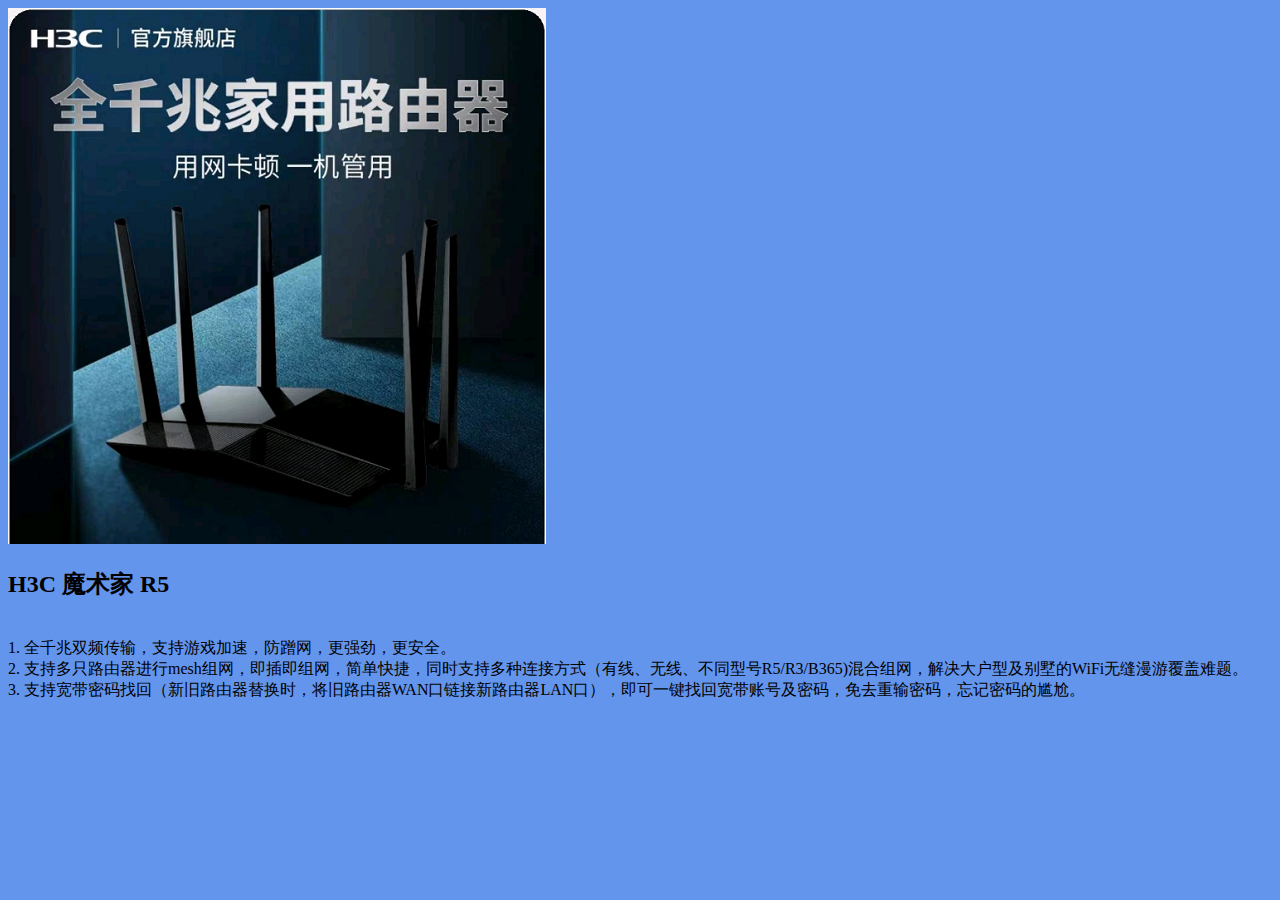
<file: js/H3C.html>
<!DOCTYPE html>
<html>
	<head>
		<meta charset="utf-8">
		<title>H3C 魔术家 R5详细介绍</title>
	</head>
	<style type="text/css">
		body{background-color: #6495ED;}
	</style>
	<body>
		<img src="../img/1589871581(1).png"onclick="clickme()" >
		<div id="demo">
			<h2>H3C 魔术家 R5</h2>
			<br>1.
			全千兆双频传输，支持游戏加速，防蹭网，更强劲，更安全。
			<br>2.
			支持多只路由器进行mesh组网，即插即组网，简单快捷，同时支持多种连接方式（有线、无线、不同型号R5/R3/B365)混合组网，解决大户型及别墅的WiFi无缝漫游覆盖难题。
			<br>3.
			支持宽带密码找回（新旧路由器替换时，将旧路由器WAN口链接新路由器LAN口），即可一键找回宽带账号及密码，免去重输密码，忘记密码的尴尬。
			<br>
		</div>
		</script>
	</body>
</html>
</file>
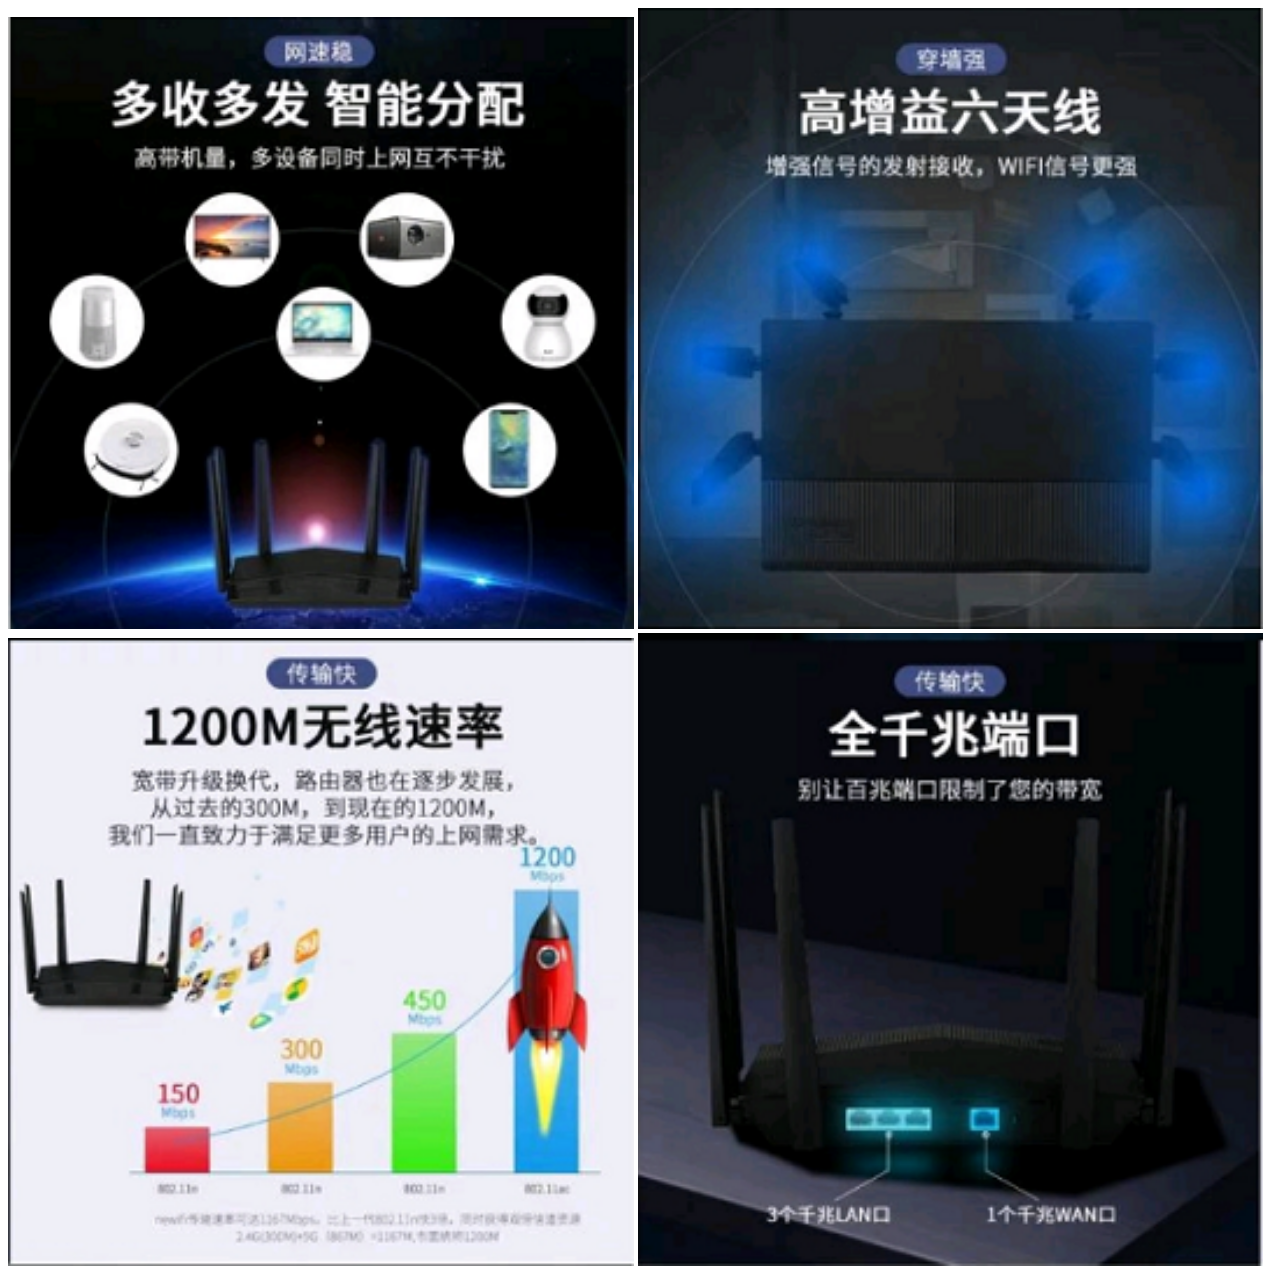
<file: js/照片.html>
<!DOCTYPE html>
<html>
	<head>
		<meta charset="utf-8">
		<title></title>
		<link rel="stylesheet" type="text/css" href="picture.css"/>
	</head>
	
	
	<body>
		<img src="../img/图片1.png">
		<img src="../img/图片2.png">
		<img src="../img/图片3.png">
		<img src="../img/图片4.png">
	</body>
</html>
</file>
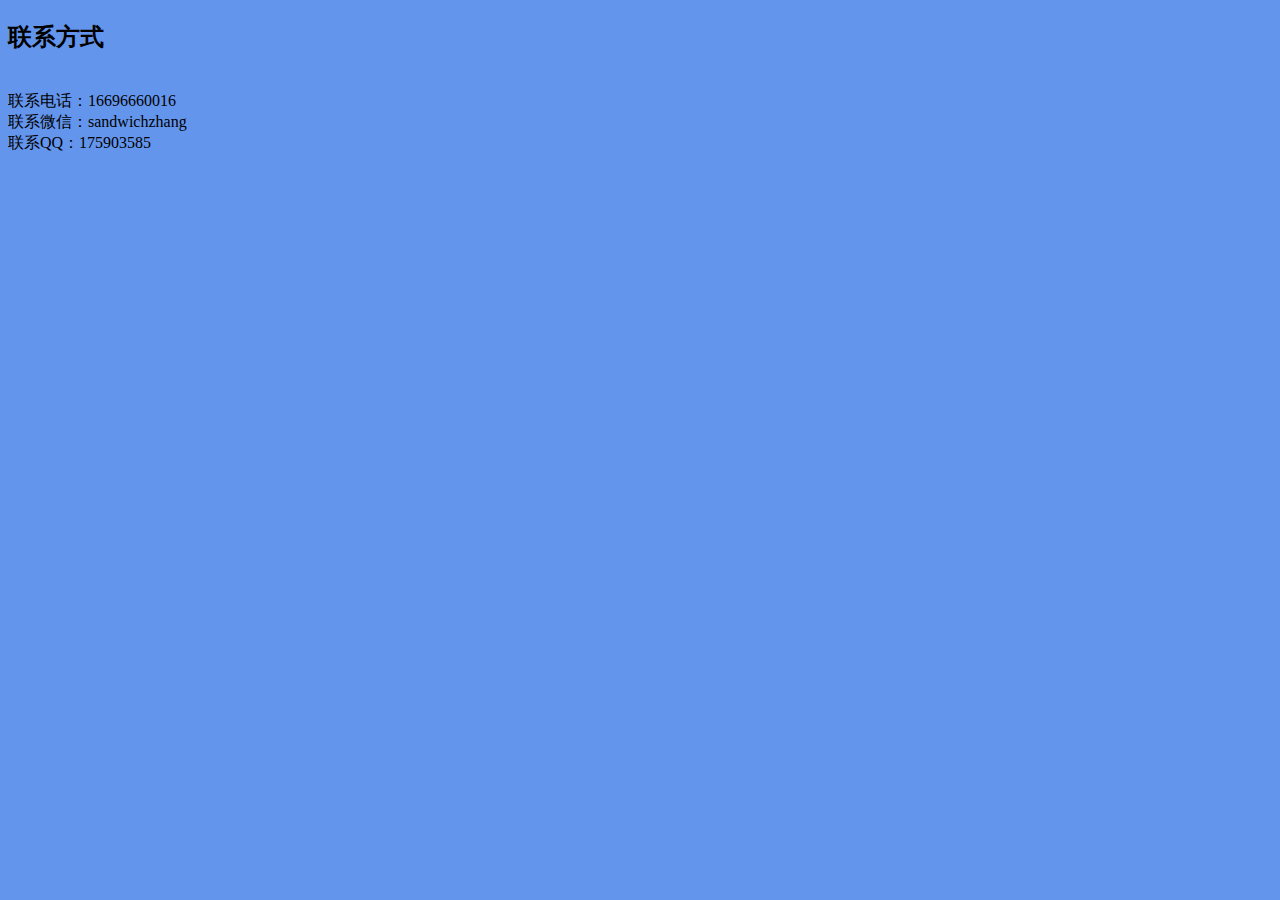
<file: js/联系我们.html>
<!DOCTYPE html>
<html>
	<head>
		<meta charset="utf-8">
		<title></title>
	</head>
	<style type="text/css">
	body{background-color: #6495ED;}	
	</style>
	<body>
		<div id="demo">
			<h1><h2>联系方式</h2>
			<br>联系电话：16696660016
			<br>联系微信：sandwichzhang
			<br>联系QQ：175903585
			
		</div>
	</body>
</html>
</file>
<file: js/picture.css>
img {
	width: 49.5%;
}
</file>
